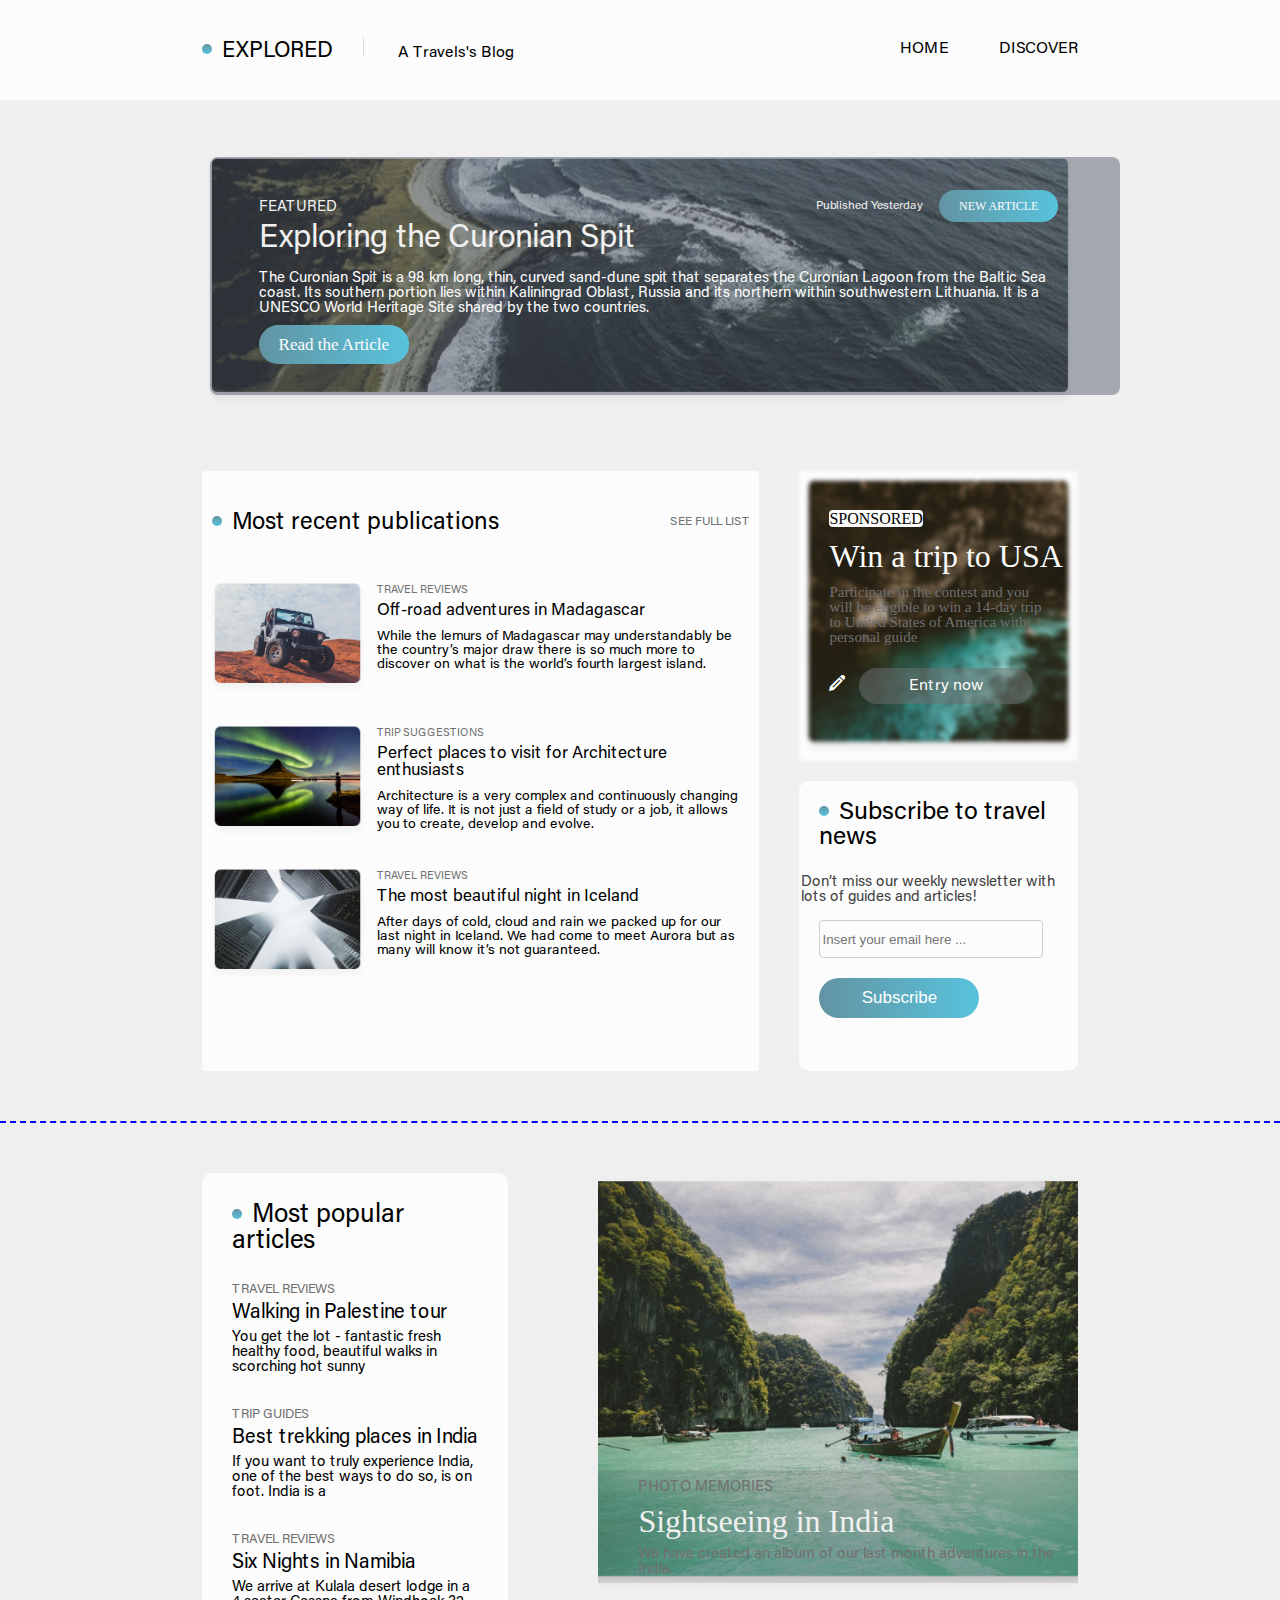
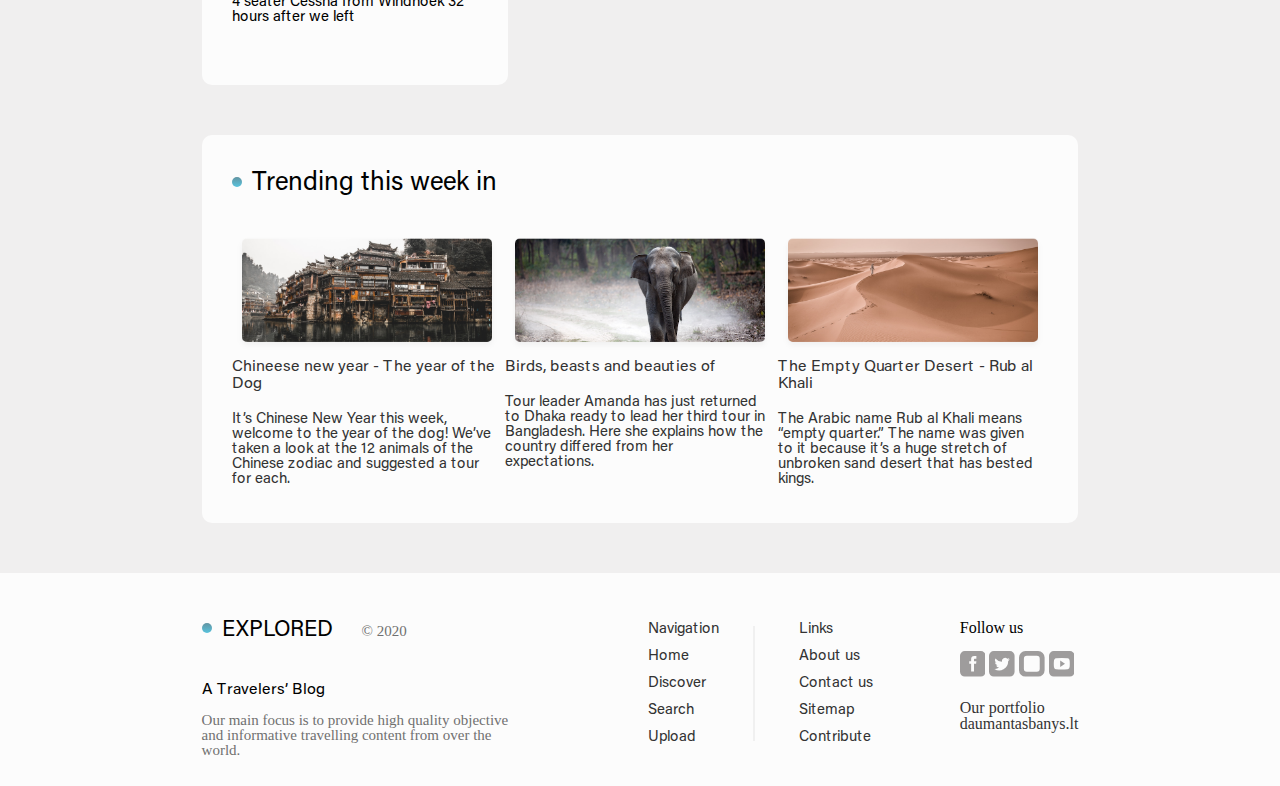
<file: index.html>
<!DOCTYPE html>
<html lang="en">
<head>
    <meta charset="UTF-8">
    <meta http-equiv="X-UA-Compatible" content="IE=edge">
    <meta name="viewport" content="width=device-width, initial-scale=1.0">
    <link rel="stylesheet" href="./css/reset.css">
    <link rel="stylesheet" href="./css/fonts.css">
    <link rel="stylesheet" href="./css/icons.css">
    <link rel="stylesheet" href="./css/style.css">
    <title>Home Page</title>
</head>
<body>
    <header>
        <ul class="nav-ul">
            <li class="d-inline-block first-li">EXPLORED</li>
            <li class="d-inline-block nav-a">A Travels's Blog</li>
            <li class="d-inline-block nav-li">
                <a class="nav-a" href="./discover.html" target="_blank">DISCOVER</a>
            </li>
            <li class="d-inline-block fourth-li nav-li">
                <a class="nav-a" href="./index.html">HOME</a>
            </li> 
        </ul>
        <div class="clear"></div>
    </header>
    <div class="conteiner">
        <section class="image-section">
            <img class="image" src="./images/blur-image.png" alt="image">
            <div class="blur-image"></div>
            <div class="section-div">
                <h6>FEATURED</h6>
                <h3>Exploring the Curonian Spit </h3>
                <p>The Curonian Spit is a 98 km long, thin, curved sand-dune spit that separates the Curonian Lagoon from the Baltic Sea coast. Its southern portion lies within Kaliningrad Oblast, Russia and its northern within southwestern Lithuania. It is a UNESCO World Heritage Site shared by the two countries.</p>
                <a class="button1" href="./article.html" target="_blank">Read the Article</a>
            </div>
            <p class="p2">Published Yesterday</p>
                <a href="./article.html" class="button2" target="_blank">NEW ARTICLE</a>
        </section>
        <section class="section-2">
            <div class="div-box1">
                <h4>Most recent publications</h4>
                <a href="">SEE FULL LIST</a>
                <article class="article-2">
                    <img src="./images/image1.png" alt="image">
                    <div class="jeep-div">
                        <p class="pi">TRAVEL REVIEWS</p>
                        <h2>Off-road adventures in Madagascar</h2>
                        <p class="pii">While the lemurs of Madagascar may understandably be the country’s major draw there is so much more to discover on what is the world’s fourth largest island.</p> 
                    </div>
                </article>
                <article class="article-2">
                    <img src="./images/image2.png" alt="image">
                    <div class="jeep-div">
                        <p class="pi">TRIP SUGGESTIONS</p>
                        <h2>Perfect places to visit for Architecture enthusiasts</h2>
                         <p class="pii"> Architecture is a very complex and continuously changing way of life. It is not just a field of study or a job, it allows you to create, develop and evolve.</p>
                    </div>
                </article>
                <article class="article-2">
                    <img src="./images/image3.png" alt="image">
                    <div class="jeep-div">
                        <p class="pi">TRAVEL REVIEWS</p>
                        <h2>The most beautiful night in Iceland</h2>
                        <p class="pii">After days of cold, cloud and rain we packed up for our last night in Iceland. We had come to meet Aurora but as many will know it’s not guaranteed.</p>
                    </div>
                </article>
                <div class="clear"></div>
            </div>
            <div class="div-box2">
                <img src="./images/imagee.png" alt="image">
                <div class="grid-2">
                    <a>SPONSORED</a>
                    <h4>Win a trip to USA</h4>
                    <p>Participate in the contest and you will be eligible to win a 14-day trip to United States of America with personal guide</p>
                    <span class="icon-pencil"></span>
                    <a class="entry-now" href="#">Entry now</a>
                </div>
            </div>
            <div class="div-box3">
                <p class="div-box3-p1">Subscribe to travel news</p>
                <p class="div-box3-p2">Don’t miss our weekly newsletter with lots of guides and articles!</p>
                <form class="form" action="/">
                    <input type="email" class="input-email" id="email" name="email" placeholder="Insert your email here ..."><br>
                   <input type="submit" class="input-submit" value="Subscribe">
                </form>
            </div>   
        </section>
        <div class="horizontal-line"></div>
        <section class="section-3">
            <div class="section-3-div">
                <h6>Most popular articles</h6>
                <article class="section-3-article">
                    <a href="#">TRAVEL REVIEWS</a>
                    <h3>Walking in Palestine tour</h3>
                    <p>You get the lot - fantastic fresh healthy food, beautiful walks in scorching hot sunny </p>
                </article>
                <article class="section-3-article">
                    <a href="#">TRIP GUIDES</a>
                    <h3>Best trekking places in India</h3>
                    <p>If you want to truly experience India, one of the best ways to do so, is on foot. India is a </p>
                </article>
                <article class="section-3-article">
                    <a href="#">TRAVEL REVIEWS</a>
                    <h3>Six Nights in Namibia</h3>
                    <p>We arrive at Kulala desert lodge in a 4 seater Cessna from Windhoek 32 hours after we left</p>
                </article> 
            </div>
            <div class="section-3-img">
                <img src="./images/section-3-image.png" alt="image">
                <div class="section-3-img-div">
                    <p>PHOTO MEMORIES</p>
                    <h5>Sightseeing in India</h5>
                    <p>We have created an album of our last month adventures in the India.</p>
                </div>
            </div>
        </section>
        <section class="section-4">
            <h3>Trending this week in</h3>
            <div>
                <article class="section-4-article">
                    <img src="./images/article-4-1.png" alt="image">
                    <a href="#">Chineese new year - The year of the Dog</a>
                    <p>It’s Chinese New Year this week, welcome to the year of the dog! We’ve taken a look at the 12 animals of the Chinese zodiac and suggested a tour for each.</p>
                </article>
                <article class="section-4-article">
                    <img src="./images/article-4-2.png" alt="image">
                    <a href="#">Birds, beasts and beauties of </a>
                    <p>Tour leader Amanda has just returned to Dhaka ready to lead her third tour in Bangladesh. Here she explains how the country differed from her expectations.</p>
                </article>
                <article class="section-4-article">
                    <img src="./images/article-4-3.png" alt="image">
                    <a href="#" target="_blank">The Empty Quarter Desert - Rub al Khali</a>
                    <p>The Arabic name Rub al Khali means “empty quarter.” The name was given to it because it’s a huge stretch of unbroken sand desert that has bested kings.</p>
                </article>
            </div>
        </section>
    </div>
    <footer class="footer">
        <div class="footer-div">
            <div class="div-footer">
                <h5>EXPLORED</h5>
                <p class="footer-p1">© 2020</p>
                <h6>A Travelers’ Blog</h6>
                <p class="footer-p2">Our main focus is to provide high quality objective and informative travelling content from over the world.</p>
            </div>
            <div>
                <ul class="footer-ul">
                        <li>
                            <a href="#">Navigation</a>
                        </li>
                        <li>
                            <a href="./index.html">Home</a>
                        </li>
                        <li>
                            <a href="./discover.html">Discover</a>
                        </li>
                        <li>
                            <a href="#">Search</a>
                        </li>
                        <li>
                            <a href="#">Upload</a>
                        </li>
                </ul>
                <div class="vertical-line"></div>
                <ul class="footer-ul">
                        <li>
                            <a href="#">Links</a>
                        </li>
                        <li>
                            <a href="#">About us</a>
                        </li>
                        <li>
                            <a href="#">Contact us</a>
                        </li>
                        <li>
                            <a href="#">Sitemap</a>
                        </li>
                        <li>
                            <a href="#">Contribute</a>
                        </li>
                </ul>
            </div>
            <div class="footer-icons">
                <p>Follow us</p>
                <a href="https://www.facebook.com/" target="_blank">
                    <svg id="facebook-logotype-button" xmlns="http://www.w3.org/2000/svg" width="25.606" height="25.606" viewBox="0 0 25.606 25.606">
                        <g id="Group_17" data-name="Group 17">
                            <g id="Group_16" data-name="Group 16">
                                <path id="Path_1" data-name="Path 1" d="M20.8,0H4.8A4.8,4.8,0,0,0,0,4.8v16a4.8,4.8,0,0,0,4.8,4.8h16a4.8,4.8,0,0,0,4.8-4.8V4.8A4.8,4.8,0,0,0,20.8,0ZM16.112,12.8l-2.1,0,0,7.682H11.134V12.8H9.213V10.156l1.92,0,0-1.559c0-2.16.586-3.474,3.129-3.474h2.119V7.77H15.053c-.991,0-1.039.37-1.039,1.059l0,1.325h2.381Z" fill="#010002"/>
                            </g>
                        </g>
                    </svg>
                </a>
                <a href="https://twitter.com/?lang=en" target="_blank">
                    <svg id="Group_19" data-name="Group 19" xmlns="http://www.w3.org/2000/svg" width="25.606" height="25.606" viewBox="0 0 25.606 25.606">
                        <g id="Group_18" data-name="Group 18">
                        <path id="Path_2" data-name="Path 2" d="M20.8,0H4.8A4.8,4.8,0,0,0,0,4.8v16a4.8,4.8,0,0,0,4.8,4.8h16a4.8,4.8,0,0,0,4.8-4.8V4.8A4.8,4.8,0,0,0,20.8,0ZM19.172,9.929l.01.408a8.964,8.964,0,0,1-13.8,7.552,6.482,6.482,0,0,0,.752.045,6.325,6.325,0,0,0,3.914-1.349A3.157,3.157,0,0,1,7.1,14.4a3.289,3.289,0,0,0,.594.054,3.152,3.152,0,0,0,.831-.109A3.155,3.155,0,0,1,6,11.251v-.04a3.148,3.148,0,0,0,1.428.4A3.157,3.157,0,0,1,6.451,7.4a8.946,8.946,0,0,0,6.5,3.294,3.155,3.155,0,0,1,5.372-2.874,6.383,6.383,0,0,0,2-.765A3.161,3.161,0,0,1,18.937,8.8a6.319,6.319,0,0,0,1.81-.5A6.372,6.372,0,0,1,19.172,9.929Z" fill="#010002"/>
                        </g>
                    </svg>
                </a>
                <a href="https://www.instagram.com/" target="_blank">
                    <svg xmlns="http://www.w3.org/2000/svg" width="25.626" height="25.606" viewBox="0 0 25.626 25.606">
                        <g id="Group_32" data-name="Group 32" transform="translate(0 0)">
                            <g id="Group_31" data-name="Group 31">
                                <path id="Path_9" data-name="Path 9" d="M19.184.2H6.422A6.435,6.435,0,0,0,0,6.622V19.4a6.431,6.431,0,0,0,6.422,6.4H19.2a6.435,6.435,0,0,0,6.422-6.422V6.622A6.466,6.466,0,0,0,19.184.2Zm1.544,11.157h0V17.9A2.985,2.985,0,0,1,17.7,20.929h-9.8A2.985,2.985,0,0,1,4.877,17.9v-9.8A2.985,2.985,0,0,1,7.905,5.077h9.8a2.985,2.985,0,0,1,3.028,3.028Z" transform="translate(0 -0.2)" fill="#010002"/>
                            </g>
                        </g>
                    </svg>
                </a>
                <a href="https://www.youtube.com/" target="_blank">
                    <svg id="Group_21" data-name="Group 21" xmlns="http://www.w3.org/2000/svg" width="25.606" height="25.606" viewBox="0 0 25.606 25.606">
                        <g id="Group_20" data-name="Group 20">
                            <path id="Path_3" data-name="Path 3" d="M20.8,0H4.8A4.8,4.8,0,0,0,0,4.8v16a4.8,4.8,0,0,0,4.8,4.8h16a4.8,4.8,0,0,0,4.8-4.8V4.8A4.8,4.8,0,0,0,20.8,0Zm-.136,15.669a2.952,2.952,0,0,1-2.028,2.623,86.113,86.113,0,0,1-11.675,0c-1.171-.147-1.941-1.559-2.028-2.623a30.258,30.258,0,0,1,0-5.749c.086-1.064.875-2.468,2.028-2.6a81.675,81.675,0,0,1,11.675,0c1.3.048,1.941,1.391,2.028,2.457A32.307,32.307,0,0,1,20.669,15.669Z" transform="translate(0 0)" fill="#010002"/>
                            <path id="Path_4" data-name="Path 4" d="M222.477,197.1l4.8-3.2-4.8-3.2Z" transform="translate(-211.274 -181.093)" fill="#010002"/>
                        </g>
                    </svg>
                </a>
                <div class="portfolio">
                    <a href="#">Our portfolio</a> <br>
                    <a href="#">daumantasbanys.lt</a>
                </div>                    
            </div>
        </div>
    </footer>
</body>
</html>
</file>
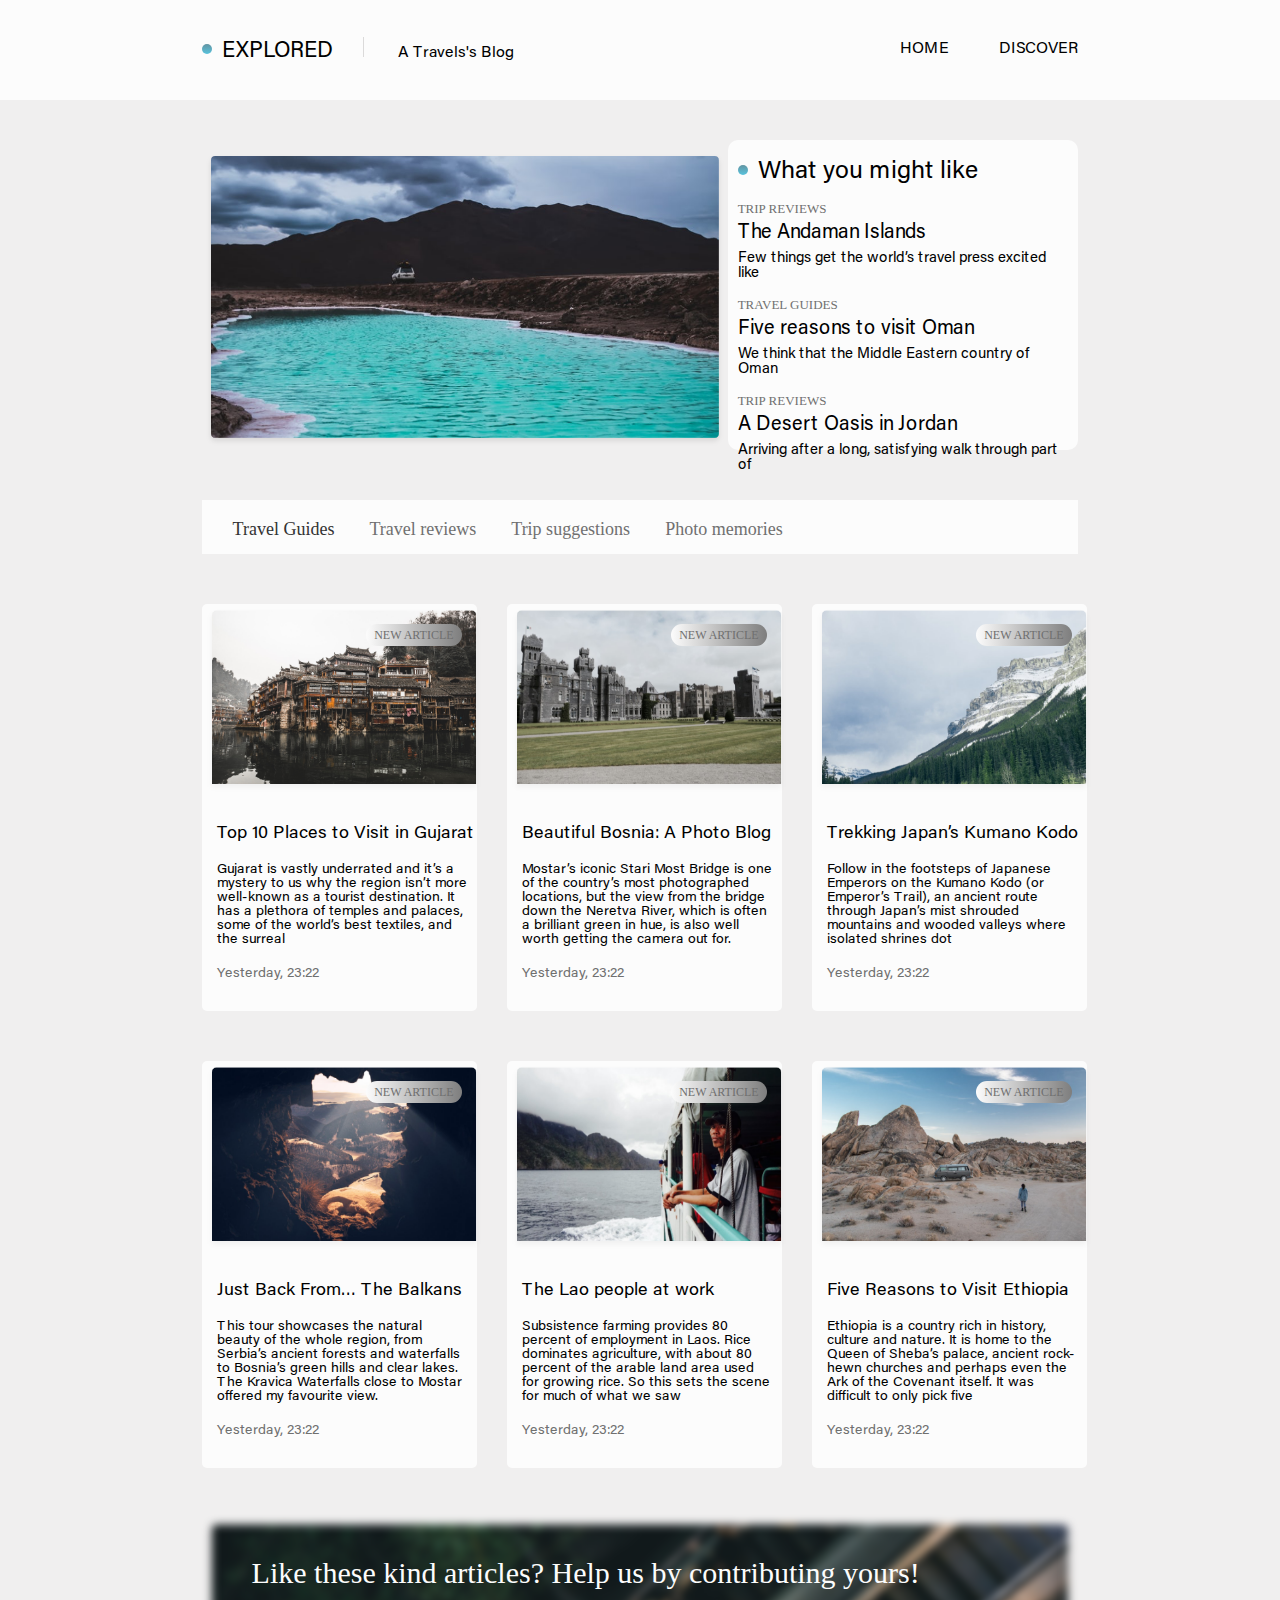
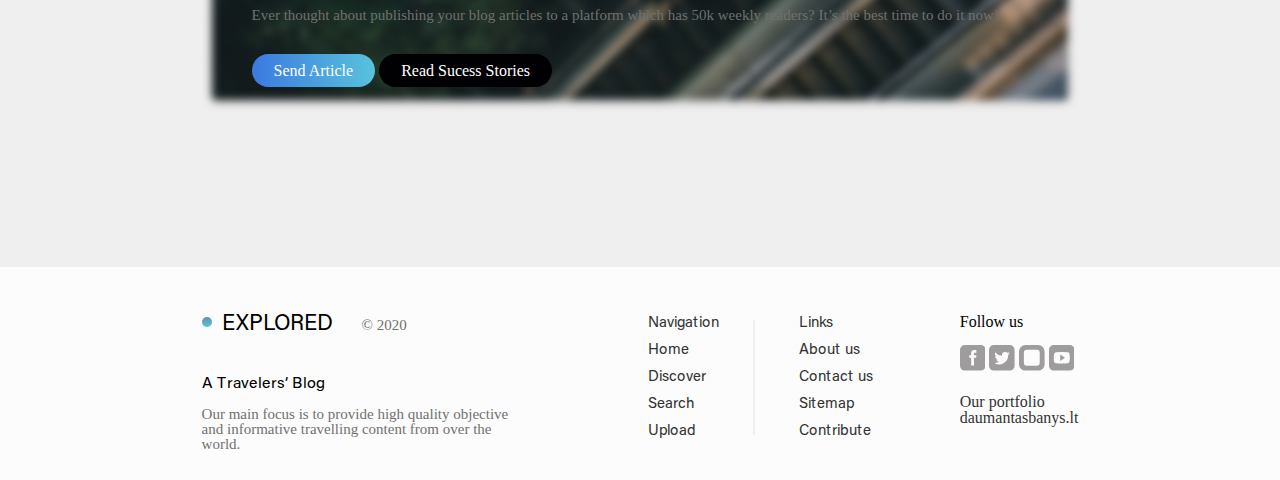
<file: discover.html>
<!DOCTYPE html>
<html lang="en">
<head>
    <meta charset="UTF-8">
    <meta http-equiv="X-UA-Compatible" content="IE=edge">
    <meta name="viewport" content="width=device-width, initial-scale=1.0">
    <link rel="stylesheet" href="./css/reset.css">
    <link rel="stylesheet" href="./css/icons.css">
    <link rel="stylesheet" href="./css/fonts.css">
    <link rel="stylesheet" href="./css/discover.css">
    <title>DISCOVER</title>
</head>
<body>
    <header>
        <ul class="nav-ul">
            <li class="d-inline-block first-li">EXPLORED</li>
            <li class="d-inline-block nav-a">A Travels's Blog</li>
            <li class="d-inline-block nav-li">
                <a class="nav-a" href="./discover.html" target="_blank">DISCOVER</a>
            </li>
            <li class="d-inline-block fourth-li nav-li">
                <a class="nav-a" href="./index.html">HOME</a>
            </li> 
        </ul>
        <div class="clear"></div>
    </header>
    <section class="section-1">
        <img src="./images/discover-images/imageee.png" alt="image">
        <div class="section-1-div">
            <h3>What you might like</h3>
            <article class="section-1-article">
                <a href="#" target="_blank">TRIP REVIEWS</a>
                <h4>The Andaman Islands</h4>
                <p>Few things get the world’s travel press excited like </p>
            </article>
            <article class="section-1-article">
                <a href="#">TRAVEL GUIDES</a>
                <h4>Five reasons to visit Oman</h4>
                <p>We think that the Middle Eastern country of Oman</p>
            </article>
            <article class="section-1-article">
                <a href="#">TRIP REVIEWS</a>
                <h4>A Desert Oasis in Jordan</h4>
                <p>Arriving after a long, satisfying walk through part of</p>
            </article>
        </div>
    </section>
    <section class="section-2">
        <ul class="section-2-ul">
            <li>
                <a class="section-2-li-a active" href="#">Travel Guides</a>
            </li>
            <li>
                <a class="section-2-li-a" href="#">Travel reviews</a>
            </li>
            <li>
                <a class="section-2-li-a" href="#">Trip suggestions</a>
            </li>
            <li>
                <a class="section-2-li-a" href="#">Photo memories</a>
            </li>
        </ul>
    </section>
    <section class="section-3">
        <article class="section-3-article">
            <img src="./images/discover-images/section-3-1.png" alt="image">
            <h3>Top 10 Places to Visit in Gujarat</h3>
            <p>Gujarat is vastly underrated and it’s a mystery to us why the region isn’t more well-known as a tourist destination. It has a plethora of temples and palaces, some of the world’s best textiles, and the surreal </p>
            <p class="section-3-date">Yesterday, 23:22</p>
            <a href="#">NEW ARTICLE</a>
        </article>
        <article class="section-3-article">
            <img src="./images/discover-images/section-3-2.png" alt="image">
            <h3>Beautiful Bosnia: A Photo Blog</h3>
            <p>Mostar’s iconic Stari Most Bridge is one of the country’s most photographed locations, but the view from the bridge down the Neretva River, which is often a brilliant green in hue, is also well worth getting the camera out for.</p>
            <p class="section-3-date">Yesterday, 23:22</p>
            <a href="#">NEW ARTICLE</a>
        </article>
        <article class="section-3-article">
            <img src="./images/discover-images/section-3-3.png" alt="image">
            <h3>Trekking Japan’s Kumano Kodo</h3>
            <p>Follow in the footsteps of Japanese Emperors on the Kumano Kodo (or Emperor’s Trail), an ancient route through Japan’s mist shrouded mountains and wooded valleys where isolated shrines dot </p>
            <p class="section-3-date">Yesterday, 23:22</p>
            <a href="#">NEW ARTICLE</a>
        </article>
        <article class="section-3-article">
            <img src="./images/discover-images/section-3-4.png" alt="image">
            <h3>Just Back From… The Balkans</h3>
            <p>This tour showcases the natural beauty of the whole region, from Serbia’s ancient forests and waterfalls to Bosnia’s green hills and clear lakes. The Kravica Waterfalls close to Mostar offered my favourite view.</p>
            <p class="section-3-date">Yesterday, 23:22</p>
            <a href="#">NEW ARTICLE</a>
        </article>
        <article class="section-3-article">
            <img src="./images/discover-images/section-3-5.png" alt="image">
            <h3>The Lao people at work</h3>
            <p>Subsistence farming provides 80 percent of employment in Laos. Rice dominates agriculture, with about 80 percent of the arable land area used for growing rice. So this sets the scene for much of what we saw</p>
            <p class="section-3-date">Yesterday, 23:22</p>
            <a href="#">NEW ARTICLE</a>
        </article>
        <article class="section-3-article">
            <img src="./images/discover-images/section-3-6.png" alt="image">
            <h3>Five Reasons to Visit Ethiopia</h3>
            <p>Ethiopia is a country rich in history, culture and nature. It is home to the Queen of Sheba’s palace, ancient rock-hewn churches and perhaps even the Ark of the Covenant itself. It was difficult to only pick five </p>
            <p class="section-3-date">Yesterday, 23:22</p>
            <a href="#">NEW ARTICLE</a>
        </article>
    </section>
    <section class="section-4">
        <img src="./images/discover-images/image.png" alt="image">
        <div class="section-4-div">
            <h6>Like these kind articles? Help us by contributing yours!</h6>
            <p>Ever thought about publishing your blog articles to a platform which has 50k weekly readers? It’s the best time to do it now!</p>
            <a class="button1" href="#">Send Article</a>
            <a class="button2" href="#">Read Sucess Stories</a>
        </div>
    </section>
    <footer class="footer">
        <div class="footer-div">
            <div class="div-footer">
                <h5>EXPLORED</h5>
                <p class="footer-p1">© 2020</p>
                <h6>A Travelers’ Blog</h6>
                <p class="footer-p2">Our main focus is to provide high quality objective and informative travelling content from over the world.</p>
            </div>
            <div>
                <ul class="footer-ul">
                        <li>
                            <a href="#">Navigation</a>
                        </li>
                        <li>
                            <a href="./index.html">Home</a>
                        </li>
                        <li>
                            <a href="./discover.html">Discover</a>
                        </li>
                        <li>
                            <a href="#">Search</a>
                        </li>
                        <li>
                            <a href="#">Upload</a>
                        </li>
                </ul>
                <div class="vertical-line"></div>
                <ul class="footer-ul">
                        <li>
                            <a href="#">Links</a>
                        </li>
                        <li>
                            <a href="#">About us</a>
                        </li>
                        <li>
                            <a href="#">Contact us</a>
                        </li>
                        <li>
                            <a href="#">Sitemap</a>
                        </li>
                        <li>
                            <a href="#">Contribute</a>
                        </li>
                </ul>
            </div>
            <div class="footer-icons">
                <p>Follow us</p>
                <a href="https://www.facebook.com/" target="_blank">
                    <svg id="facebook-logotype-button" xmlns="http://www.w3.org/2000/svg" width="25.606" height="25.606" viewBox="0 0 25.606 25.606">
                        <g id="Group_17" data-name="Group 17">
                            <g id="Group_16" data-name="Group 16">
                                <path id="Path_1" data-name="Path 1" d="M20.8,0H4.8A4.8,4.8,0,0,0,0,4.8v16a4.8,4.8,0,0,0,4.8,4.8h16a4.8,4.8,0,0,0,4.8-4.8V4.8A4.8,4.8,0,0,0,20.8,0ZM16.112,12.8l-2.1,0,0,7.682H11.134V12.8H9.213V10.156l1.92,0,0-1.559c0-2.16.586-3.474,3.129-3.474h2.119V7.77H15.053c-.991,0-1.039.37-1.039,1.059l0,1.325h2.381Z" fill="#010002"/>
                            </g>
                        </g>
                    </svg>
                </a>
                <a href="https://twitter.com/?lang=en" target="_blank">
                    <svg id="Group_19" data-name="Group 19" xmlns="http://www.w3.org/2000/svg" width="25.606" height="25.606" viewBox="0 0 25.606 25.606">
                        <g id="Group_18" data-name="Group 18">
                        <path id="Path_2" data-name="Path 2" d="M20.8,0H4.8A4.8,4.8,0,0,0,0,4.8v16a4.8,4.8,0,0,0,4.8,4.8h16a4.8,4.8,0,0,0,4.8-4.8V4.8A4.8,4.8,0,0,0,20.8,0ZM19.172,9.929l.01.408a8.964,8.964,0,0,1-13.8,7.552,6.482,6.482,0,0,0,.752.045,6.325,6.325,0,0,0,3.914-1.349A3.157,3.157,0,0,1,7.1,14.4a3.289,3.289,0,0,0,.594.054,3.152,3.152,0,0,0,.831-.109A3.155,3.155,0,0,1,6,11.251v-.04a3.148,3.148,0,0,0,1.428.4A3.157,3.157,0,0,1,6.451,7.4a8.946,8.946,0,0,0,6.5,3.294,3.155,3.155,0,0,1,5.372-2.874,6.383,6.383,0,0,0,2-.765A3.161,3.161,0,0,1,18.937,8.8a6.319,6.319,0,0,0,1.81-.5A6.372,6.372,0,0,1,19.172,9.929Z" fill="#010002"/>
                        </g>
                    </svg>
                </a>
                <a href="https://www.instagram.com/" target="_blank">
                    <svg xmlns="http://www.w3.org/2000/svg" width="25.626" height="25.606" viewBox="0 0 25.626 25.606">
                        <g id="Group_32" data-name="Group 32" transform="translate(0 0)">
                            <g id="Group_31" data-name="Group 31">
                                <path id="Path_9" data-name="Path 9" d="M19.184.2H6.422A6.435,6.435,0,0,0,0,6.622V19.4a6.431,6.431,0,0,0,6.422,6.4H19.2a6.435,6.435,0,0,0,6.422-6.422V6.622A6.466,6.466,0,0,0,19.184.2Zm1.544,11.157h0V17.9A2.985,2.985,0,0,1,17.7,20.929h-9.8A2.985,2.985,0,0,1,4.877,17.9v-9.8A2.985,2.985,0,0,1,7.905,5.077h9.8a2.985,2.985,0,0,1,3.028,3.028Z" transform="translate(0 -0.2)" fill="#010002"/>
                            </g>
                        </g>
                    </svg>
                </a>
                <a href="https://www.youtube.com/" target="_blank">
                    <svg id="Group_21" data-name="Group 21" xmlns="http://www.w3.org/2000/svg" width="25.606" height="25.606" viewBox="0 0 25.606 25.606">
                        <g id="Group_20" data-name="Group 20">
                            <path id="Path_3" data-name="Path 3" d="M20.8,0H4.8A4.8,4.8,0,0,0,0,4.8v16a4.8,4.8,0,0,0,4.8,4.8h16a4.8,4.8,0,0,0,4.8-4.8V4.8A4.8,4.8,0,0,0,20.8,0Zm-.136,15.669a2.952,2.952,0,0,1-2.028,2.623,86.113,86.113,0,0,1-11.675,0c-1.171-.147-1.941-1.559-2.028-2.623a30.258,30.258,0,0,1,0-5.749c.086-1.064.875-2.468,2.028-2.6a81.675,81.675,0,0,1,11.675,0c1.3.048,1.941,1.391,2.028,2.457A32.307,32.307,0,0,1,20.669,15.669Z" transform="translate(0 0)" fill="#010002"/>
                            <path id="Path_4" data-name="Path 4" d="M222.477,197.1l4.8-3.2-4.8-3.2Z" transform="translate(-211.274 -181.093)" fill="#010002"/>
                        </g>
                    </svg>
                </a>
                <div class="portfolio">
                    <a href="#">Our portfolio</a> <br>
                    <a href="#">daumantasbanys.lt</a>
                </div>                    
            </div>
        </div>
    </footer>
</body>
</html>
</file>
<file: css/fonts.css>
@font-face {
    font-family: 'Acumin Pro';
    src: url('../fonts/AcuminPro-Regular.eot');
    src: url('../fonts/AcuminPro-Regular.eot?#iefix') format('embedded-opentype'),
        url('../fonts/AcuminPro-Regular.woff2') format('woff2'),
        url('../fonts/AcuminPro-Regular.woff') format('woff'),
        url('../fonts/AcuminPro-Regular.ttf') format('truetype'),
        url('../fonts/AcuminPro-Regular.svg#AcuminPro-Regular') format('svg');
    font-weight: normal;
    font-style: normal;
    font-display: swap;
}
</file>
<file: css/icons.css>
@font-face {
  font-family: 'icomoon';
  src:  url('../fonts/icons/icomoon.eot?o7goxo');
  src:  url('../fonts/icons/icomoon.eot?o7goxo#iefix') format('embedded-opentype'),
    url('../fonts/icons/icomoon.ttf?o7goxo') format('truetype'),
    url('../fonts/icons/icomoon.woff?o7goxo') format('woff'),
    url('../fonts/icons/icomoon.svg?o7goxo#icomoon') format('svg');
  font-weight: normal;
  font-style: normal;
  font-display: block;
}

[class^="icon-"], [class*=" icon-"] {
  /* use !important to prevent issues with browser extensions that change fonts */
  font-family: 'icomoon' !important;
  speak: never;
  font-style: normal;
  font-weight: normal;
  font-variant: normal;
  text-transform: none;
  line-height: 1;

  /* Better Font Rendering =========== */
  -webkit-font-smoothing: antialiased;
  -moz-osx-font-smoothing: grayscale;
}

.icon-pencil:before {
  content: "\e905";
}
</file>
<file: css/style.css>
body{
    background-color: #f0efef;
}
header{
    padding-top: 37px;
    padding-bottom: 37px;
    position: fixed;
    width: 100%;
    z-index: 9;
    background-color: #FCFCFC;
}
.d-inline-block{
    display: inline-block;
}
.clear {
    clear: both;
}
.nav-ul{
    width: 68.5%;
    height: 26px;
    margin: 0 auto;
}
.nav-li {
    float: right;
    font-family: 'Acumin Pro';
    margin-top: 4px;
}
.nav-a {
    font-size: 16px;
    color: black;
    font-family: 'Acumin Pro';
}
.first-li{
    font-size: 22px;
    font-family: 'Acumin Pro';
}
.first-li::before{
    content: " ";
    display: inline-block;
    margin-bottom:3px;
    width: 10px;
    height: 10px;
    border-radius: 90px;
    background-color: blue;
    background-image: -webkit-gradient(linear, left top, left bottom, from(#6294A2), to(#58C3DD));
    background-image: -o-linear-gradient(#6294A2, #58C3DD);
    background-image: linear-gradient(#6294A2, #58C3DD);
    margin-right: 10px;
}
.first-li::after{
    content: "";
    display: inline-block;
    width: 1px;
    height: 20px;
    background-color: #dbdada;
    margin-left: 30px;
    margin-right: 30px;
}
.fourth-li{
    margin-right: 50px;
}
/*   Finish header!  */
.conteiner {
    z-index: 2;
}
.image-section{
    width: 68.5%;
    margin: 0 auto;
    position: relative;
}
.image{
    width: 100%;
    height: 260px;
    margin-top: 150px;
}
.button1{
    -webkit-box-sizing: content-box;
            box-sizing: content-box;
    padding: 10px 20px;
    color: #FCFCFC;
    font-size: 17px;
    border-radius: 40px;
    background-image: -webkit-gradient(linear, left top, right top, from(#6294A2), to(#58C3DD));
    background-image: -o-linear-gradient(left, #6294A2, #58C3DD);
    background-image: linear-gradient(to right, #6294A2, #58C3DD);
}
.section-div{
    position: absolute;
    top: 200px;
    left: 57px;
}
.section-div h6{
    color: #F0F0F0;
    font-size: 15px;
    font-family: 'Acumin Pro';
    margin-bottom: 8px;
}
.section-div h3{
    color: #F0F0F0;
    font-size: 32px;
    font-family: 'Acumin Pro';
    margin-bottom: 16px;
}
.section-div p{
    color: #FCFCFC;
    font-size: 15px;
    font-family: 'Acumin Pro';
    margin-bottom: 20px;
}
.p2{
    font-size: 12px;
    color: #F0F0F0;
    font-family: 'Acumin Pro';
    position: absolute;
    top: 200px;
    right: 155px;

}
.button2 {
    font-size: 12px;
    border: none;
    border-radius: 40px;
    background-image: -webkit-gradient(linear, left top, right top, from(#6294A2), to(#58C3DD));
    background-image: -o-linear-gradient(left, #6294A2, #58C3DD);
    background-image: linear-gradient(to right, #6294A2, #58C3DD); 
    position: absolute;
    top: 190px;
    right: 20px;
    -webkit-box-sizing: content-box;
            box-sizing: content-box;
    padding: 10px 20px;
    color: #FCFCFC;
}
.button2 a{
    color: white;
}
.blur-image{
    width: 910px;
    height: 238px;
    position: absolute;
    top:157px;
    left: 8px;
    border-radius: 8px;
    background-color: rgba(90, 99, 112, 0.5); 
}
.section-2 {
    width: 68.5%;
    margin: 0 auto;
    margin-top: 58px;
    margin-bottom: 50px;
    display: -ms-grid;
    display: grid;
    -ms-grid-columns: 2fr 40px 1fr;
    grid-template-columns: 2fr 1fr;
    grid-column-gap: 40px;
    -ms-grid-rows: 290px 20px 290px;
    grid-template-rows: 290px 290px;
    grid-row-gap: 20px;
}
.section-2 > *:nth-child(1) {
    -ms-grid-row: 1;
    -ms-grid-column: 1;
}
.section-2 > *:nth-child(2) {
    -ms-grid-row: 1;
    -ms-grid-column: 3;
}
.section-2 > *:nth-child(3) {
    -ms-grid-row: 3;
    -ms-grid-column: 1;
}
.section-2 > *:nth-child(4) {
    -ms-grid-row: 3;
    -ms-grid-column: 3;
}
.section-2 :nth-child(1){
    -ms-grid-row: 1;
        grid-row-start: 1;
    -ms-grid-column: 1;
        grid-column-start: 1;
    -ms-grid-row-span: 2;
    grid-row-end: 3;
    background-color: #FCFCFC;
    border-radius: 4px;
}
.div-box1 h4{
    font-size: 24px;
    font-family: 'Acumin Pro';
    margin-top: 40px;
    margin-left: 10px;
    margin-bottom: 40px;
    display: inline-block;
}
.div-box1 h4::before{
    content: " ";
    display: inline-block;
    margin-bottom:3px;
    width: 10px;
    height: 10px;
    border-radius: 90px;
    background-image: -webkit-gradient(linear, left top, left bottom, from(#6294A2), to(#58C3DD));
    background-image: -o-linear-gradient(#6294A2, #58C3DD);
    background-image: linear-gradient(#6294A2, #58C3DD);
    margin-right: 10px;
}
.div-box1 a{
    font-size: 12px;
    color: #707070;
    float: right;
    margin-top: 45px;
    margin-right: 10px;
    font-family: 'Acumin Pro';
}
.jeep-div{
    display: inline-block;
    vertical-align: top;
    margin-top: 10px;
}
.article-2 {
    margin-bottom: 15px;
}
.article-2 img{
    width: 171px;
}
.jeep-div p{
    max-width: 370px;
}
.pi{
    color: #707070;
    font-size: 11px;
    font-family: 'Acumin Pro';
}
.jeep-div h2{
    font-family: 'Acumin Pro';
    font-size: 17px;
    margin-top: 7px;
    margin-bottom: 10px;
    max-width: 360px;
}
.pii{
    font-family: 'Acumin Pro';
    font-size: 14px;
}
.div-box2{
    position: relative;
    border-radius: 10px;
}
.div-box2 img{
    width: 100%;
    height: 100%;
    -webkit-filter: blur(2px);
            filter: blur(2px);
}
.div-box2 div{
    position: absolute;
    top: 40px;
    left: 30px;
}
.grid-2 p{
    color: #707070;
    font-size: 15px;
    max-width: 220px;
    margin-bottom: 30px;
}
.grid-2 h4{
    color: #FCFCFC;
    font-size: 32px;
    margin-top: 13px;
    margin-bottom: 13px;
}
.entry-now {
    background-color: rgba(112, 112, 112, 0.5);
    margin-top: 20px;
    color: #FCFCFC;
    font-size: 16px;
    font-family: 'Acumin Pro';
    -webkit-box-sizing: content-box;
            box-sizing: content-box;
    padding: 10px 50px 10px 50px;
    border-radius: 20px;
}
.icon-pencil{
    margin-right: 10px;
    color: white;
}
.div-box3{
    background-color: #FCFCFC;
    border-radius: 10px;
}
.div-box3-p1{
    font-size: 25px;
    font-family: 'Acumin Pro';
    margin: 20px 0 24px 20px;
}
.div-box3-p2{
    font-size: 15px;
    color: #404040;
    font-family: 'Acumin Pro';
    max-width: 275px;
    margin: 0 auto;
}
.div-box3-p1::before{
    content: " ";
    display: inline-block;
    margin-bottom:3px;
    width: 10px;
    height: 10px;
    border-radius: 90px;
    background-image: -webkit-gradient(linear, left top, left bottom, from(#6294A2), to(#58C3DD));
    background-image: -o-linear-gradient(#6294A2, #58C3DD);
    background-image: linear-gradient(#6294A2, #58C3DD);
    margin-right: 10px;
}
.form {
    width: 80%;
    height: 38px;
    margin-top: 15px;
}
.input-email {
    width: 100%;
    height: 100%;
    border: 1px solid #cfcece;
    margin-left: 20px;
}
.input-submit{
    margin-left: 20px;
    margin-top: 20px;
    width: 160px;
    height: 40px;
    border-radius: 20px;
    color: white;
    font-size: 17px;
    background-image: -webkit-gradient(linear, left top, right top, from(#6294A2), to(#58C3DD));
    background-image: -o-linear-gradient(left, #6294A2, #58C3DD);
    background-image: linear-gradient(to right, #6294A2, #58C3DD);
    background-color: wheat;
    border: none;
}
.horizontal-line{
    width: 100%;
    border-top: 2px dashed blue;
}
/* finish section-2*/
.section-3 {
    width: 68.5%;
    margin: 0 auto;
    margin-top: 50px;
    display: -webkit-box;
    display: -ms-flexbox;
    display: flex;
    -webkit-box-pack: justify;
        -ms-flex-pack: justify;
            justify-content: space-between;
}
.section-3-div h6{
    font-size: 26px;
    font-family: 'Acumin Pro';
    margin-bottom: 25px;
}
.section-3-div h6::before{
    content: " ";
    display: inline-block;
    margin-bottom:3px;
    width: 10px;
    height: 10px;
    border-radius: 90px;
    background-image: -webkit-gradient(linear, left top, left bottom, from(#6294A2), to(#58C3DD));
    background-image: -o-linear-gradient(#6294A2, #58C3DD);
    background-image: linear-gradient(#6294A2, #58C3DD);
    margin-right: 10px;
}
.section-3-article a{
    font-size: 13px;
    color: #707070;
    font-family: 'Acumin Pro';
}
.section-3-article h3{
    font-size: 20px;
    font-family: 'Acumin Pro';
    margin: 7px 0;
}
.section-3-article p{
    font-size: 15px;
    font-family: 'Acumin Pro';
    max-width: 300px;
    margin-bottom: 30px;
}
.section-3-div{
    width: 35%;
    padding: 30px;
    background-color: #FCFCFC;
    border-radius: 10px;
}
.section-3-img img{
    width: 480px;
    height: 420px;
    -o-object-fit: cover;
       object-fit: cover;
}
.section-3-img {
    position: relative;
}
.section-3-img div{
    position: absolute;
    bottom: 20%;
}
.section-3-img-div {
    background-color: rgba(112, 112, 112, 0.2);
    width: 100%;
    height: 22%;
    padding-left: 40px;
    padding-top: 10px;
}
.section-3-img-div p{
    font-size: 15px;
    color: #707070;
    font-family: 'Acumin Pro';
}
.section-3-img-div h5{
    font-size: 32px;
    color: #F0F0F0;
    margin: 10px 0;
}
/* finish section-3 */
.section-4{
    width: 68.5%;
    margin: 0 auto;
    margin-top: 50px;
    margin-bottom: 50px;
    background-color: #FCFCFC;
    padding: 36px 30px;
    border-radius: 10px;
}
.section-4 div{
    display: -webkit-box;
    display: -ms-flexbox;
    display: flex;
    -webkit-box-pack: justify;
        -ms-flex-pack: justify;
            justify-content: space-between;
    margin-top: 35px;
}
.section-4 h3{
    font-size: 26px;
    font-family: 'Acumin Pro';
}
.section-4 h3::before{
    content: " ";
    display: inline-block;
    margin-bottom:3px;
    width: 10px;
    height: 10px;
    border-radius: 90px;
    background-image: -webkit-gradient(linear, left top, left bottom, from(#6294A2), to(#58C3DD));
    background-image: -o-linear-gradient(#6294A2, #58C3DD);
    background-image: linear-gradient(#6294A2, #58C3DD);
    margin-right: 10px;
}
.section-4-article {
    width: 270px;
}
.section-4-article a{
    font-size: 16px;
    color: #333333;
    font-family: 'Acumin Pro';
}
.section-4-article img{
    width: 270px;
}
.section-4-article p{
    max-width: 260px;
    font-size: 15px;
    color: #333333;
    font-family: 'Acumin Pro';
    margin-top: 20px;
}
/*finish section-4 */
/* starting footer*/
.footer{
    background-color: #FCFCFC;
    padding: 47px 0 28px;
}
.footer-div {
    width: 68.5%;
    margin: 0 auto;
    display: -webkit-box;
    display: -ms-flexbox;
    display: flex;
    -webkit-box-pack: justify;
        -ms-flex-pack: justify;
            justify-content: space-between;
}
.div-footer h5{
    font-size: 22px;
    font-family: 'Acumin Pro';
    display: inline-block;
    margin-bottom: 40px;
}
.div-footer h5::before{
    content: " ";
    display: inline-block;
    margin-bottom:3px;
    width: 10px;
    height: 10px;
    border-radius: 90px;
    background-image: -webkit-gradient(linear, left top, left bottom, from(#6294A2), to(#58C3DD));
    background-image: -o-linear-gradient(#6294A2, #58C3DD);
    background-image: linear-gradient(#6294A2, #58C3DD);
    margin-right: 10px;
}
.footer-p1{
    display: inline-block;
    margin-left: 25px;
    color: #707070;
}
.div-footer h6{
    font-size: 16px;
    font-family: 'Acumin Pro';
    margin-bottom: 15px;
}
.div-footer p{
    max-width: 320px;
    color: #707070;
    font-size: 15px;
}
.footer-ul {
    display: inline-block;
}
.footer-ul{
    margin-left: 40px;
}
.footer-ul li a{
    color: #333333;
    font-size: 15px;
    font-family: 'Acumin Pro';
}
.footer-ul li{
    margin-bottom: 10px;
}
.vertical-line{
    display: inline-block;
    border-left: 2px solid #F0F0F0;
    height: 115px;
    margin-left: 30px;
}
.footer-icons p{
    margin-bottom: 15px;
}
.footer-icons a{
    margin-top: 20px;
    color: #333333;
}
#Path_1{
    fill: #9E9C9C;
}
#Path_2{
    fill: #9E9C9C;
}
#Path_9{
    fill: #9E9C9C;
}
#Path_3{
    fill: #9E9C9C;
}
#Path_4{
    fill: #9E9C9C;
}
.portfolio {
    margin-top: 20px;
}
</file>
<file: css/discover.css>
body{
    background-color: #f0efef;
}
header{
    padding-top: 37px;
    padding-bottom: 37px;
    position: fixed;
    width: 100%;
    z-index: 9;
    background-color: #FCFCFC;
}
.d-inline-block{
    display: inline-block;
}
.clear {
    clear: both;
}
.nav-ul{
    width: 68.5%;
    height: 26px;
    margin: 0 auto;
}
.nav-li {
    float: right;
    font-family: 'Acumin Pro';
    margin-top: 4px;
}
.nav-a {
    font-size: 16px;
    color: black;
    font-family: 'Acumin Pro';
}
.first-li{
    font-size: 22px;
    font-family: 'Acumin Pro';
}
.first-li::before{
    content: " ";
    display: inline-block;
    margin-bottom:3px;
    width: 10px;
    height: 10px;
    border-radius: 90px;
    background-color: blue;
    background-image: -webkit-gradient(linear, left top, left bottom, from(#6294A2), to(#58C3DD));
    background-image: -o-linear-gradient(#6294A2, #58C3DD);
    background-image: linear-gradient(#6294A2, #58C3DD);
    margin-right: 10px;
}
.first-li::after{
    content: "";
    display: inline-block;
    width: 1px;
    height: 20px;
    background-color: #dbdada;
    margin-left: 30px;
    margin-right: 30px;
}
.fourth-li{
    margin-right: 50px;
}
/*finish header!*/
.section-1{
    width: 68.5%;
    margin: 0 auto;
    display: -webkit-box;
    display: -ms-flexbox;
    display: flex;
    -webkit-box-align: end;
        -ms-flex-align: end;
            align-items: flex-end;
    -webkit-box-pack: justify;
        -ms-flex-pack: justify;
            justify-content: space-between;
}
.section-1 img{
    margin-top: 150px;
    width: 60%;
}
.section-1-div{
    background-color: #FCFCFC;
    height: 310px;
    padding: 20px 10px;
    border-radius: 10px;
}
.section-1-div h3{
    margin-bottom: 15px;
    font-size: 25px;
    font-family: 'Acumin Pro';
}
.section-1-div h3::before{
    content: " ";
    display: inline-block;
    margin-bottom:3px;
    width: 10px;
    height: 10px;
    border-radius: 90px;
    background-image: -webkit-gradient(linear, left top, left bottom, from(#6294A2), to(#58C3DD));
    background-image: -o-linear-gradient(#6294A2, #58C3DD);
    background-image: linear-gradient(#6294A2, #58C3DD);
    margin-right: 10px;
}
.section-1-article a{
    color: #707070;
    font-size: 13px;
}
.section-1-article h4{
    margin-top: 7px;
    margin-bottom: 8px;
    font-size: 20px;
    font-family: 'Acumin Pro';
}
.section-1-article p{
    font-size: 15px;
    font-family: 'Acumin Pro';
    margin-bottom: 15px;
}
/*finish section-1*/
.section-2{
    width: 68.5%;
    margin: 0 auto;
    margin-top: 50px;
    background-color: #FCFCFC;
    padding: 20px 0 16px;
}
.section-2-ul li{
    display: inline-block;
    margin-left: 31px;
}
.section-2-li-a {
    color: #707070;
    font-size: 18px;
}
.active{
    color: #333333;
}
/*finish section-2*/
.section-3 {
    width: 68.5%;
    margin: 0 auto;
    margin-top: 50px;
    display: -ms-grid;
    display: grid;
    -ms-grid-columns: 1fr 30px 1fr 30px 1fr;
    grid-template-columns: 1fr 1fr 1fr;
    -ms-grid-rows: 1fr 50px 1fr;
    grid-template-rows: 1fr 1fr;
    grid-row-gap: 50px;
    grid-column-gap: 30px;
}
.section-3 > *:nth-child(1) {
    -ms-grid-row: 1;
    -ms-grid-column: 1;
}
.section-3 > *:nth-child(2) {
    -ms-grid-row: 1;
    -ms-grid-column: 3;
}
.section-3 > *:nth-child(3) {
    -ms-grid-row: 1;
    -ms-grid-column: 5;
}
.section-3 > *:nth-child(4) {
    -ms-grid-row: 3;
    -ms-grid-column: 1;
}
.section-3 > *:nth-child(5) {
    -ms-grid-row: 3;
    -ms-grid-column: 3;
}
.section-3 > *:nth-child(6) {
    -ms-grid-row: 3;
    -ms-grid-column: 5;
}
.section-3-article {
    width: 275px;
    background-color: #FCFCFC;
    border-radius: 5px;
    position: relative;
}
.section-3-article:hover{
    -webkit-transform: scale(1.2);
        -ms-transform: scale(1.2);
            transform: scale(1.2);
}
.section-3-article img{
    width: 284px;
}
.section-3-article p{
    max-width: 250px;
    margin-left: 15px;
    margin-top: 20px;
    font-size: 14px;
    font-family: 'Acumin Pro';
}
.section-3-article h3{
    font-size: 18px;
    font-family: 'Acumin Pro';
    margin-left: 15px;
    margin-top: 25px;
}
.section-3-date {
    color: #707070;
    font-size: 13px;
    margin-bottom: 30px;
}
.section-3-article a{
    background-image: -webkit-gradient(linear, left top, right top, from(#FCFCFC), to(#7E7E7E));
    background-image: -o-linear-gradient(left, #FCFCFC, #7E7E7E);
    background-image: linear-gradient(to right, #FCFCFC, #7E7E7E);
    padding: 5px 8px;
    border-radius: 15px;
    font-size: 12px;
    color: #6F6F6F;
    position: absolute;
    top: 20px;
    right: 15px;
}
/*finish section-3*/
.section-4 {
    width: 68.5%;
    margin: 0 auto;
    margin-top: 50px;
    margin-bottom: 150px;
    position: relative;
}
.section-4 img{
    width: 100%;
    -webkit-filter: blur(4px);
            filter: blur(4px);
}
.section-4-div {
    position: absolute;
    top: 40px;
    left: 50px;
}
.section-4-div h6{
    font-size: 30px;
    color: #FCFCFC;
}
.section-4-div p{
    color: #707070;
    font-size: 15px;
    margin-top: 20px;
    margin-bottom: 40px;
}
.button1{
    font-size: 16px;
    color: white;
    padding: 8px 22px;
    background-image: -webkit-gradient(linear, left top, right top, from(#3B79E0), to(#58C3DD));
    background-image: -o-linear-gradient(left, #3B79E0, #58C3DD);
    background-image: linear-gradient(to right, #3B79E0, #58C3DD);
    border-radius: 20px;
}
.button2 {
    font-size: 16px;
    color: white;
    padding: 8px 22px;
    background-color: #010002;
    border-radius: 20px;
}


/*starting footer*/
.footer{
    background-color: #FCFCFC;
    padding: 47px 0 28px;
}
.footer-div {
    width: 68.5%;
    margin: 0 auto;
    display: -webkit-box;
    display: -ms-flexbox;
    display: flex;
    -webkit-box-pack: justify;
        -ms-flex-pack: justify;
            justify-content: space-between;
}
.div-footer h5{
    font-size: 22px;
    font-family: 'Acumin Pro';
    display: inline-block;
    margin-bottom: 40px;
}
.div-footer h5::before{
    content: " ";
    display: inline-block;
    margin-bottom:3px;
    width: 10px;
    height: 10px;
    border-radius: 90px;
    background-image: -webkit-gradient(linear, left top, left bottom, from(#6294A2), to(#58C3DD));
    background-image: -o-linear-gradient(#6294A2, #58C3DD);
    background-image: linear-gradient(#6294A2, #58C3DD);
    margin-right: 10px;
}
.footer-p1{
    display: inline-block;
    margin-left: 25px;
    color: #707070;
}
.div-footer h6{
    font-size: 16px;
    font-family: 'Acumin Pro';
    margin-bottom: 15px;
}
.div-footer p{
    max-width: 320px;
    color: #707070;
    font-size: 15px;
}
.footer-ul {
    display: inline-block;
}
.footer-ul{
    margin-left: 40px;
}
.footer-ul li a{
    color: #333333;
    font-size: 15px;
    font-family: 'Acumin Pro';
}
.footer-ul li{
    margin-bottom: 10px;
}
.vertical-line{
    display: inline-block;
    border-left: 2px solid #F0F0F0;
    height: 115px;
    margin-left: 30px;
}
.footer-icons p{
    margin-bottom: 15px;
}
.footer-icons a{
    margin-top: 20px;
    color: #333333;
}
#Path_1{
    fill: #9E9C9C;
}
#Path_2{
    fill: #9E9C9C;
}
#Path_9{
    fill: #9E9C9C;
}
#Path_3{
    fill: #9E9C9C;
}
#Path_4{
    fill: #9E9C9C;
}
.portfolio {
    margin-top: 20px;
}
</file>
